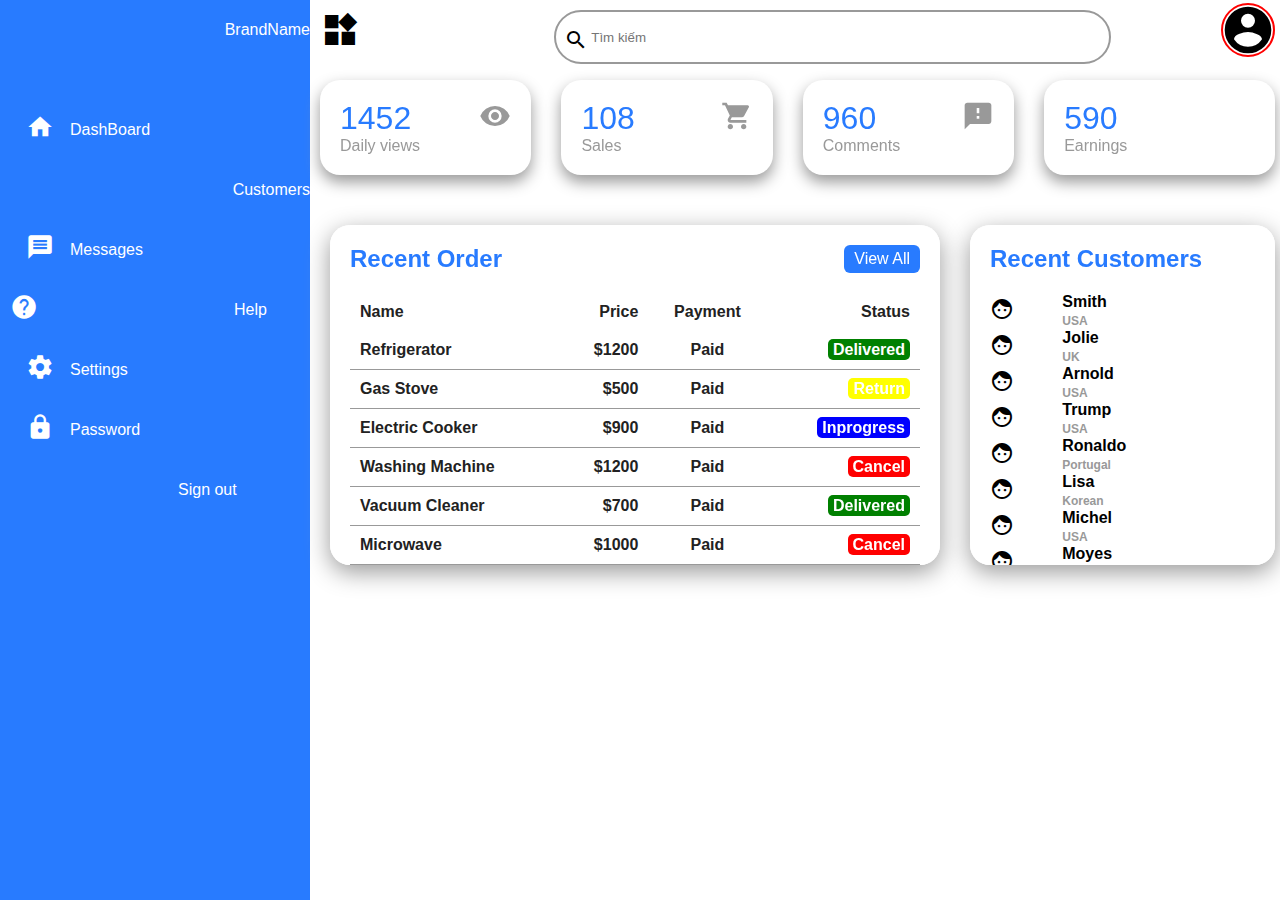
<file: index.html>
<!DOCTYPE html>
<html>
	<head>
		<meta charset="UTF-8">
		<meta name="viewport" content="width=device-width, initial-scale=1.0">
		<title>Responsive DashBoard</title>
		<link rel='stylesheet' href='style.css'>
		<script src='script.js' defer></script>
		<link rel="stylesheet" href="https://fonts.googleapis.com/icon?family=Material+Icons">
		<link rel='icon' type='image/x-icon' href='Layer 4.png'><!--icon trên tab-->
	</head>
    <body>
		<div class='container'>
			<div class='navigation'>
				<ul>
					<li>
						<a href='#'>
							<span class='material-icons'>psychology</span>
							<span class='title'>BrandName</span>
						</a>
					</li>
					<li>
						<a href='#'>
							<span class='material-icons'>home</span>
							<span class='title'>DashBoard</span>
						</a>
					</li>
					<li>
						<a href='#'>
							<span class='material-icons'>support_agent</span>
							<span class='title'>Customers</span>
						</a>
					</li>
					<li>
						<a href='#'>
							<span class='material-icons'>message</span>
							<span class='title'>Messages</span>
						</a>
					</li>
					<li>
						<a href='#'>
							<span class='material-icons'>help_center</span>
							<span class='title'>Help</span>
						</a>
					</li>
					<li>
						<a href='#'>
							<span class='material-icons'>settings</span>
							<span class='title'>Settings</span>
						</a>
					</li>
					<li>
						<a href='#'>
							<span class='material-icons'>lock</span>
							<span class='title'>Password</span>
						</a>
					</li>
					<li>
						<a href='#'>
							<span class='material-icons'>logout</span>
							<span class='title'>Sign out</span>
						</a>
					</li>
				</ul>
			</div>
			<div class='main'>
				<div class='topbar'>
					<div class='toggle'>
						<span class='material-icons'>widgets</span>
					</div>
					<div class='search'>
						<label>
							<input type='text' placeholder='Tìm kiếm'></input>
							<span class='material-icons'>search</span>
						</label>
					</div>
					<div class='user'><span class='material-icons'>account_circle</span></div>
				</div>
				<div class='cardBox'>
					<div class='card'>
						<div>
							<div class='number'>1452</div>
							<div class='cardName'>Daily views</div>
						</div>
						<span class='material-icons'>visibility</span>
					</div>
					<div class='card'>
						<div>
							<div class='number'>108</div>
							<div class='cardName'>Sales</div>
						</div>
						<span class='material-icons'>shopping_cart</span>
					</div>
					<div class='card'>
						<div>
							<div class='number'>960</div>
							<div class='cardName'>Comments</div>
						</div>
						<span class='material-icons'>feedback</span>
					</div>
					<div class='card'>
						<div>
							<div class='number'>590</div>
							<div class='cardName'>Earnings</div>
						</div>
						<span class='material-icons'>paid</span>
					</div>
				</div>
				<div class='details'>
					<div class='recentOrder'>
						<div class='cardHeader'>
							<h2>Recent Order</h2>
							<a href='#' class='btn'>View All</a>
						</div>
						<table>
							<thead>
								<tr>
									<td>Name</td>
									<td>Price</td>
									<td>Payment</td>
									<td>Status</td>
								</tr>
							</thead>
							<tbody>
								<tr>
									<td>Refrigerator</td>
									<td>$1200</td>
									<td>Paid</td>
									<td><span class='status delivered'>Delivered</span></td>
								</tr>
								<tr>
									<td>Gas Stove</td>
									<td>$500</td>
									<td>Paid</td>
									<td><span class='status return'>Return</span></td>
								</tr>
								<tr>
									<td>Electric Cooker</td>
									<td>$900</td>
									<td>Paid</td>
									<td><span class='status inprogress'>Inprogress</span></td>
								</tr>
								<tr>
									<td>Washing Machine</td>
									<td>$1200</td>
									<td>Paid</td>
									<td><span class='status cancel'>Cancel</span></td>
								</tr>
								<tr>
									<td>Vacuum Cleaner</td>
									<td>$700</td>
									<td>Paid</td>
									<td><span class='status delivered'>Delivered</span></td>
								</tr>
								<tr>
									<td>Microwave</td>
									<td>$1000</td>
									<td>Paid</td>
									<td><span class='status cancel'>Cancel</span></td>
								</tr>
								<tr>
									<td>Washing Machine</td>
									<td>$1200</td>
									<td>Paid</td>
									<td><span class='status cancel'>Cancel</span></td>
								</tr>
								<tr>
									<td>Vacuum Cleaner</td>
									<td>$700</td>
									<td>Paid</td>
									<td><span class='status delivered'>Delivered</span></td>
								</tr>
								<tr>
									<td>Microwave</td>
									<td>$1000</td>
									<td>Paid</td>
									<td><span class='status cancel'>Cancel</span></td>
								</tr>
							</tbody>
						</table>
					</div>
					<div class='recentCustomer'>
						<div class='cardHeader'>
							<h2>Recent Customers</h2>
						</div>
						<table>
							<tr>
								<td><span class='material-icons'>face</span></td>
								<td>Smith</br><b>USA</b></td>
							</tr>
							<tr>
								<td><span class='material-icons'>face</span></td>
								<td>Jolie</br><b>UK</b></td>
							</tr>
							<tr>
								<td><span class='material-icons'>face</span></td>
								<td>Arnold</br><b>USA</b></td>
							</tr>
							<tr>
								<td><span class='material-icons'>face</span></td>
								<td>Trump</br><b>USA</b></td>
							</tr>
							<tr>
								<td><span class='material-icons'>face</span></td>
								<td>Ronaldo</br><b>Portugal</b></td>
							</tr>
							<tr>
								<td><span class='material-icons'>face</span></td>
								<td>Lisa</br><b>Korean</b></td>
							</tr>
							<tr>
								<td><span class='material-icons'>face</span></td>
								<td>Michel</br><b>USA</b></td>
							</tr>
							<tr>
								<td><span class='material-icons'>face</span></td>
								<td>Moyes</br><b>UK</b></td>
							</tr>
							<tr>
								<td><span class='material-icons'>face</span></td>
								<td>Thomas</br><b>France</b></td>
							</tr>
						</table>
					</div>
				</div>
			</div>
		</div>
	</body>
</html>
</file>
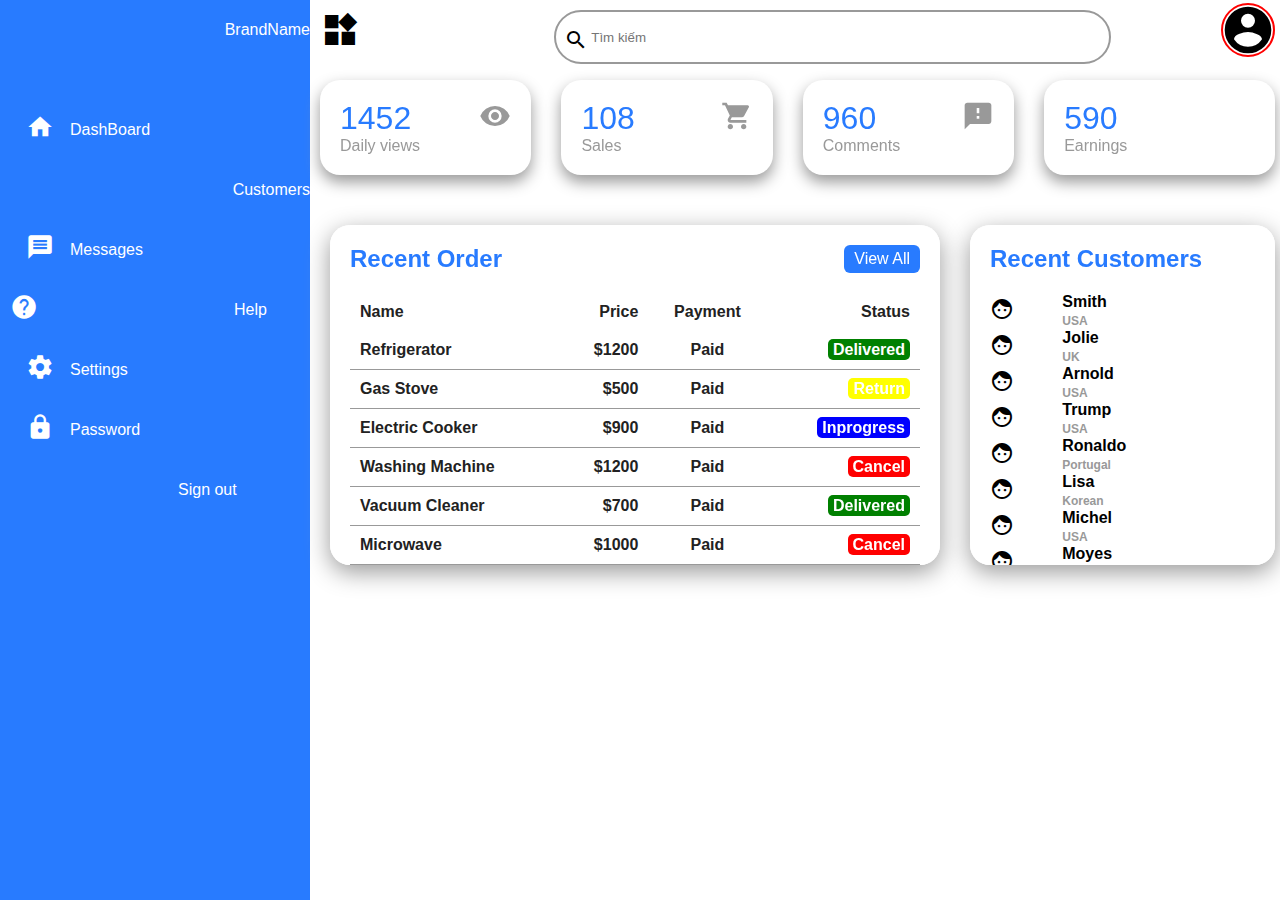
<file: dashboard.html>
<!DOCTYPE html>
<html>
	<head>
		<meta charset="UTF-8">
		<meta name="viewport" content="width=device-width, initial-scale=1.0">
		<title>Responsive DashBoard</title>
		<link rel='stylesheet' href='style.css'>
		<script src='script.js' defer></script>
		<link rel="stylesheet" href="https://fonts.googleapis.com/icon?family=Material+Icons">
		<link rel='icon' type='image/x-icon' href='Layer 4.png'><!--icon trên tab-->
	</head>
    <body>
		<div class='container'>
			<div class='navigation'>
				<ul>
					<li>
						<a href='#'>
							<span class='material-icons'>psychology</span>
							<span class='title'>BrandName</span>
						</a>
					</li>
					<li>
						<a href='#'>
							<span class='material-icons'>home</span>
							<span class='title'>DashBoard</span>
						</a>
					</li>
					<li>
						<a href='#'>
							<span class='material-icons'>support_agent</span>
							<span class='title'>Customers</span>
						</a>
					</li>
					<li>
						<a href='#'>
							<span class='material-icons'>message</span>
							<span class='title'>Messages</span>
						</a>
					</li>
					<li>
						<a href='#'>
							<span class='material-icons'>help_center</span>
							<span class='title'>Help</span>
						</a>
					</li>
					<li>
						<a href='#'>
							<span class='material-icons'>settings</span>
							<span class='title'>Settings</span>
						</a>
					</li>
					<li>
						<a href='#'>
							<span class='material-icons'>lock</span>
							<span class='title'>Password</span>
						</a>
					</li>
					<li>
						<a href='#'>
							<span class='material-icons'>logout</span>
							<span class='title'>Sign out</span>
						</a>
					</li>
				</ul>
			</div>
			<div class='main'>
				<div class='topbar'>
					<div class='toggle'>
						<span class='material-icons'>widgets</span>
					</div>
					<div class='search'>
						<label>
							<input type='text' placeholder='Tìm kiếm'></input>
							<span class='material-icons'>search</span>
						</label>
					</div>
					<div class='user'><span class='material-icons'>account_circle</span></div>
				</div>
				<div class='cardBox'>
					<div class='card'>
						<div>
							<div class='number'>1452</div>
							<div class='cardName'>Daily views</div>
						</div>
						<span class='material-icons'>visibility</span>
					</div>
					<div class='card'>
						<div>
							<div class='number'>108</div>
							<div class='cardName'>Sales</div>
						</div>
						<span class='material-icons'>shopping_cart</span>
					</div>
					<div class='card'>
						<div>
							<div class='number'>960</div>
							<div class='cardName'>Comments</div>
						</div>
						<span class='material-icons'>feedback</span>
					</div>
					<div class='card'>
						<div>
							<div class='number'>590</div>
							<div class='cardName'>Earnings</div>
						</div>
						<span class='material-icons'>paid</span>
					</div>
				</div>
				<div class='details'>
					<div class='recentOrder'>
						<div class='cardHeader'>
							<h2>Recent Order</h2>
							<a href='#' class='btn'>View All</a>
						</div>
						<table>
							<thead>
								<tr>
									<td>Name</td>
									<td>Price</td>
									<td>Payment</td>
									<td>Status</td>
								</tr>
							</thead>
							<tbody>
								<tr>
									<td>Refrigerator</td>
									<td>$1200</td>
									<td>Paid</td>
									<td><span class='status delivered'>Delivered</span></td>
								</tr>
								<tr>
									<td>Gas Stove</td>
									<td>$500</td>
									<td>Paid</td>
									<td><span class='status return'>Return</span></td>
								</tr>
								<tr>
									<td>Electric Cooker</td>
									<td>$900</td>
									<td>Paid</td>
									<td><span class='status inprogress'>Inprogress</span></td>
								</tr>
								<tr>
									<td>Washing Machine</td>
									<td>$1200</td>
									<td>Paid</td>
									<td><span class='status cancel'>Cancel</span></td>
								</tr>
								<tr>
									<td>Vacuum Cleaner</td>
									<td>$700</td>
									<td>Paid</td>
									<td><span class='status delivered'>Delivered</span></td>
								</tr>
								<tr>
									<td>Microwave</td>
									<td>$1000</td>
									<td>Paid</td>
									<td><span class='status cancel'>Cancel</span></td>
								</tr>
								<tr>
									<td>Washing Machine</td>
									<td>$1200</td>
									<td>Paid</td>
									<td><span class='status cancel'>Cancel</span></td>
								</tr>
								<tr>
									<td>Vacuum Cleaner</td>
									<td>$700</td>
									<td>Paid</td>
									<td><span class='status delivered'>Delivered</span></td>
								</tr>
								<tr>
									<td>Microwave</td>
									<td>$1000</td>
									<td>Paid</td>
									<td><span class='status cancel'>Cancel</span></td>
								</tr>
							</tbody>
						</table>
					</div>
					<div class='recentCustomer'>
						<div class='cardHeader'>
							<h2>Recent Customers</h2>
						</div>
						<table>
							<tr>
								<td><span class='material-icons'>face</span></td>
								<td>Smith</br><b>USA</b></td>
							</tr>
							<tr>
								<td><span class='material-icons'>face</span></td>
								<td>Jolie</br><b>UK</b></td>
							</tr>
							<tr>
								<td><span class='material-icons'>face</span></td>
								<td>Arnold</br><b>USA</b></td>
							</tr>
							<tr>
								<td><span class='material-icons'>face</span></td>
								<td>Trump</br><b>USA</b></td>
							</tr>
							<tr>
								<td><span class='material-icons'>face</span></td>
								<td>Ronaldo</br><b>Portugal</b></td>
							</tr>
							<tr>
								<td><span class='material-icons'>face</span></td>
								<td>Lisa</br><b>Korean</b></td>
							</tr>
							<tr>
								<td><span class='material-icons'>face</span></td>
								<td>Michel</br><b>USA</b></td>
							</tr>
							<tr>
								<td><span class='material-icons'>face</span></td>
								<td>Moyes</br><b>UK</b></td>
							</tr>
							<tr>
								<td><span class='material-icons'>face</span></td>
								<td>Thomas</br><b>France</b></td>
							</tr>
						</table>
					</div>
				</div>
			</div>
		</div>
	</body>
</html>
</file>
<file: style.css>
*{
	padding:0;
	margin:0;
	border-sizing:border-box;
	font-family:arial;
}
:root{
	--blue:#287bff;
	--white:#fff;
	--grey:#f5f5f5;
	--black1:#222;
	--black2:#999;
}
body{
	min-height:100vh;
}
.container{
	width:100%;
	position:relative;
}
.navigation{
	position:fixed;
	width:300px;
	height:100%;
	background:var(--blue);
	transition:0.5s;
	border-left:10px solid var(--blue);
	overflow:hidden;
}
.navigation.active{
	width:60px;
}
.navigation ul{
	position:absolute;
	top:0;
	left:0;
	width:100%;
}
.navigation ul li{
	position:relative;
	width:100%;
	list-style:none;
	border-top-left-radius:30px;
	border-bottom-left-radius:30px;
}
.navigation ul li:hover{
	background:var(--white);
}
.navigation ul li:hover::before{
	content:'';
	position:absolute;
	top:-20px;
	right:0;
	width:20px;
	height:20px;
	border-bottom-right-radius:20px;
	background:var(--blue);
	box-shadow:5px 5px 0 5px var(--white);
}
.navigation ul li:hover::after{
	content:'';
	position:absolute;
	bottom:-20px;
	right:0;
	width:20px;
	height:20px;
	border-top-right-radius:20px;
	background:var(--blue);
	box-shadow:5px -5px 0 5px var(--white);
}
.navigation ul li:nth-child(1){
	margin-bottom:40px;
	pointer-events:none;
}
.navigation ul li a{
	position:relative;
	display:block;
	width:100%;
	display:flex;
	text-decoration:none;
	color:var(--white);
}
.navigation ul li:hover a{
	color:var(--blue);
}
.navigation ul li a .material-icons{
	position:relative;
	display:block;
	min-width:60px;
	height:60px;
	line-height:55px;
	text-align:center;
	font-size:1.75em;
}
.navigation ul li a .title{
	position:relative;
	display:block;
	height:60px;
	line-height:60px;
	text-align:start;
	white-space:nowrap;
}
/*main*/
.main{
	position:relative;
	left:310px;
	width:calc(100% - 315px);
	min-height:100vh;
	background:var(--white);
	transition:0.5s;
}
.main.active{
	left:70px;
	width:calc(100% - 75px);
}
.topbar{
	position:relative;
	width:100%;
	height:60px;
	display:flex;
	justify-content:space-between;
	align-items:center;
}
.toggle span.material-icons{
	position:relative;
	top:0;
	width:60px;
	height:60px;
	display:flex;
	align-items:center;
	justify-content:center;
	font-size:2.5em;
	cursor:pointer;
}
.search{
	position:relative;
	width:50%;
	margin:0 10px;
	height:40px;
}
.search label{
	position:relative;
	width:100%;
}
.search label input{
	width:100%;
	height:40px;
	border-radius:40px;
	padding:5px 35px;
	outline:none;
	border:2px solid var(--black2);
}
.search label span.material-icons{
	position:absolute;
	top:0;
	left:10px;
	font-size:1.5em;
}
.user{
	position:relative;
	display:flex;
	align-items:center;
	justify-content:center;
	min-width:50px;
	height:50px;
	border-radius:50%;
	overflow:hidden;
	cursor:pointer;
	border:2px solid red;
}
.user span.material-icons{
	position:absolute;
	font-size:3.5em;
}
.cardBox{
	position:relative;
	width:99%;
	margin:10px;
	padding-top:10px;
	display:grid;
	grid-template-columns:repeat(4,1fr);
	grid-gap:30px;
}
.cardBox .card{
	position:relative;
	background:var(--white);
	padding:20px;
	border-radius:20px;
	display:flex;
	justify-content:space-between;
	cursor:pointer;
	box-shadow:0 7px 15px var(--black2);
}
.cardBox .card .number{
	position:relative;
	font-size:2em;
	color:var(--blue);
}
.cardBox .card .cardName{
	position:relative;
	font-size:1em;
	color:var(--black2);
}
.cardBox .card span.material-icons{
	position:relative;
	font-size:2em;
	color:var(--black2);
}
.cardBox .card:hover{
	background:var(--blue);
}
.cardBox .card:hover .number,
.cardBox .card:hover .cardName,
.cardBox .card:hover span.material-icons
{
	color:var(--white);
}
.details{
	position:relative;
	width:calc(100% - 20px);
	display:grid;
	padding-left:20px;
	margin-top:50px;
	grid-template-columns:2fr 1fr;
	grid-gap:30px;
	
}
.details .recentOrder{
	position:relative;
	display:grid;
	height:300px;
	background:var(--white);
	padding:20px;
	border-radius:20px;
	box-shadow:0 7px 25px var(--black2);
	overflow:auto;
}
.cardHeader{
	display:flex;
	justify-content:space-between;
	align-items:flex-start;
	position:sticky;
	top:0;
}
.cardHeader h2{
	font-weight:600;
	color:var(--blue);
}
.cardHeader .btn{
	position:relative;
	padding:5px 10px;
	background:var(--blue);
	text-decoration:none;
	color:var(--white);
	border-radius:6px;
}
.details table{
	width:100%;
	border-collapse:collapse;
	margin-top:20px;
}
.details table td{
	font-weight:600;
}
.details .recentOrder table tr{
	color:var(--black1);
	border-bottom:1px solid var(--black2);
}
.details .recentOrder table tr:last-child{
	border:none;
}
.details .recentOrder table tbody tr:hover{
	background:var(--blue);
	color:var(--white)
}
.details .recentOrder table tr td{
	padding:10px;
}
.details .recentOrder table tr td:last-child{
	text-align:end;
}
.details .recentOrder table tr td:nth-child(2){
	text-align:end;
}
.details .recentOrder table tr td:nth-child(3){
	text-align:center;
}
.status{
	position:relative;
	padding:2px 5px;
	border-radius:5px;
	color:white;
}
.status.return {
	background:yellow;
}
.status.inprogress {
	background:blue;
}
.status.cancel {
	background:red;
}
.status.delivered {
	background:green;
}
.details .recentCustomer{
	position:relative;
	display:grid;
	height:300px;
	background:var(--white);
	padding:20px;
	border-radius:20px;
	box-shadow:0 7px 25px var(--black2);
	overflow:auto;
}
.details .recentCustomer table tr td b{
	font-size:0.75em;
	color:var(--black2);
}
.details .recentCustomer table tr:hover{
	background:var(--blue);
	color:var(--white)
}
@media (max-width:991px){
	.navigation{
		left:-310px;
	}
	.navigation.active{
		left:0;
	}
	.main{
		width:100%;
		left:0;
	}
	.main.active{
		left:100px;
	}
	.cardBox{
		grid-template-columns:repeat(2,1fr);
	}
	.details{
		grid-template-columns:1fr;
	}
	.search{
		width:40%;
	}
}
@media (max-width:500px){
	.cardBox{
		grid-template-columns:1fr;
	}
	.search{
		width:30%;
	}
}
</file>
